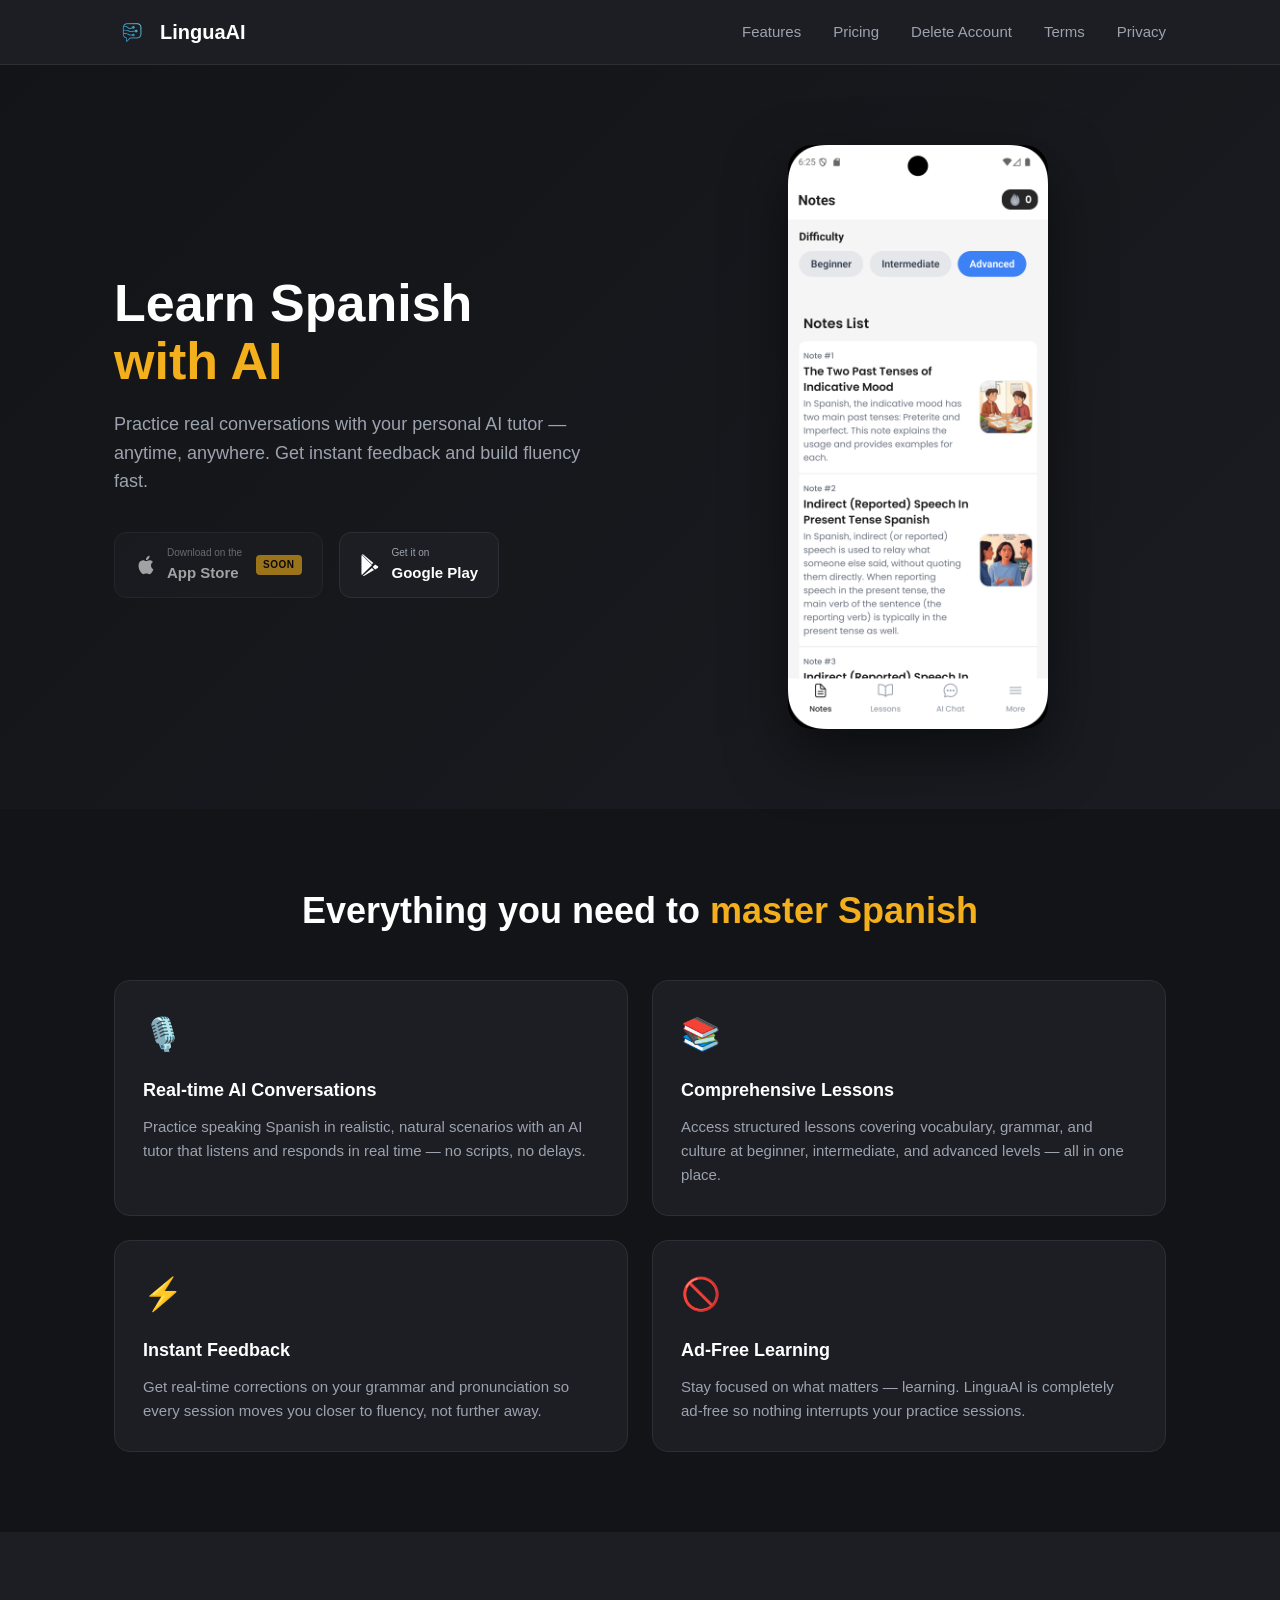
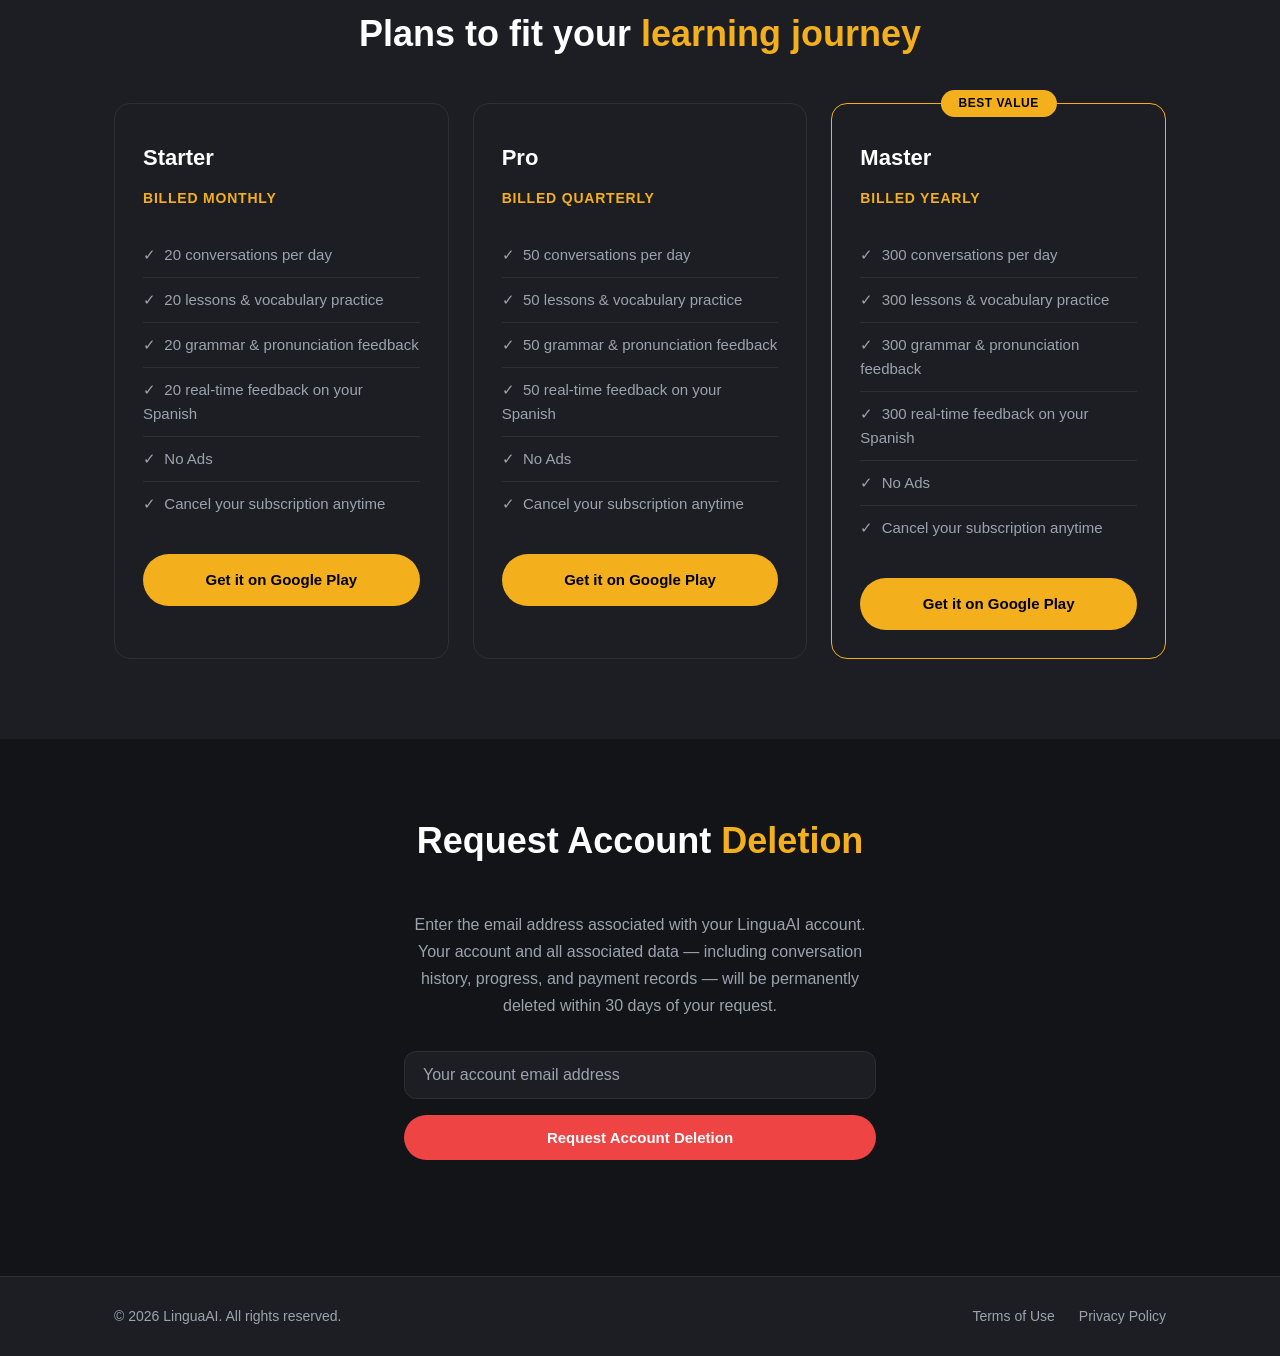
<file: index.html>
<!DOCTYPE html>
<html lang="en">
<head>
  <meta charset="UTF-8" />
  <meta name="viewport" content="width=device-width, initial-scale=1.0" />
  <meta name="description" content="LinguaAI — Learn Spanish with your personal AI tutor. Real-time voice conversations, structured lessons, and instant feedback." />
  <title>LinguaAI — Learn Spanish with AI</title>
  <link rel="icon" href="assets/icon.png" type="image/png" />
  <link rel="stylesheet" href="styles.css" />
</head>
<body>

  <!-- NAV -->
  <nav class="nav">
    <div class="nav-inner">
      <a class="nav-brand" href="index.html">
        <img src="assets/icon.png" alt="LinguaAI" class="nav-logo" />
        <span>LinguaAI</span>
      </a>
      <button class="nav-hamburger" id="hamburger" aria-label="Toggle navigation">&#9776;</button>
      <ul class="nav-links" id="nav-links">
        <li><a href="#features">Features</a></li>
        <li><a href="#pricing">Pricing</a></li>
        <li><a href="#delete-account">Delete Account</a></li>
        <li><a href="terms.html">Terms</a></li>
        <li><a href="privacy.html">Privacy</a></li>
      </ul>
    </div>
  </nav>

  <!-- HERO -->
  <section class="hero" id="home">
    <div class="container hero-inner">
      <div class="hero-text">
        <h1>Learn Spanish<br /><span class="accent">with AI</span></h1>
        <p class="hero-sub">
          Practice real conversations with your personal AI tutor — anytime, anywhere. Get instant feedback and build fluency fast.
        </p>
        <div class="store-buttons">
          <a class="btn-store disabled" href="#" aria-disabled="true" tabindex="-1">
            <svg viewBox="0 0 24 24" fill="currentColor" aria-hidden="true">
              <path d="M18.71 19.5c-.83 1.24-1.71 2.45-3.05 2.47-1.34.03-1.77-.79-3.29-.79-1.53 0-2 .77-3.27.82-1.31.05-2.3-1.32-3.14-2.53C4.25 17 2.94 12.45 4.7 9.39c.87-1.52 2.43-2.48 4.12-2.51 1.28-.02 2.5.87 3.29.87.78 0 2.26-1.07 3.8-.91.65.03 2.47.26 3.64 1.98-.09.06-2.17 1.28-2.15 3.81.03 3.02 2.65 4.03 2.68 4.04-.03.07-.42 1.44-1.38 2.83M13 3.5c.73-.83 1.94-1.46 2.94-1.5.13 1.17-.34 2.35-1.04 3.19-.69.85-1.83 1.51-2.95 1.42-.15-1.15.41-2.35 1.05-3.11z"/>
            </svg>
            <span class="store-label">
              <small>Download on the</small>
              <strong>App Store</strong>
            </span>
            <span class="coming-soon">Soon</span>
          </a>
          <a class="btn-store" href="https://play.google.com/store/apps/details?id=com.linguaaija.app" target="_blank" rel="noopener noreferrer">
            <svg viewBox="0 0 24 24" fill="currentColor" aria-hidden="true">
              <path d="M3.18 23.76c.3.17.64.24.99.2l.09-.05 11.04-6.37-2.38-2.38-9.74 8.6zm16.11-10.51L16.5 11.5l-2.72 2.72 2.71 2.71 2.81-1.62c.8-.46.8-1.83-.01-2.36zM2.05 1.05C1.77 1.35 1.6 1.8 1.6 2.38v19.25c0 .58.17 1.03.46 1.33l.07.06 10.79-10.79v-.25L2.05 1.05zm12.56 8.74L3.27.37 3.18.42C2.84.38 2.5.45 2.2.62l10.69 10.69 1.72-1.52z"/>
            </svg>
            <span class="store-label">
              <small>Get it on</small>
              <strong>Google Play</strong>
            </span>
          </a>
        </div>
      </div>
      <div class="hero-image">
        <img src="assets/screenshots/screenshot-1.png" alt="LinguaAI app screenshot showing AI conversation interface" />
      </div>
    </div>
  </section>

  <!-- FEATURES -->
  <section class="features section" id="features">
    <div class="container">
      <h2 class="section-title">Everything you need to <span class="accent">master Spanish</span></h2>
      <div class="features-grid">
        <div class="card">
          <div class="card-icon">🎙️</div>
          <h3>Real-time AI Conversations</h3>
          <p>Practice speaking Spanish in realistic, natural scenarios with an AI tutor that listens and responds in real time — no scripts, no delays.</p>
        </div>
        <div class="card">
          <div class="card-icon">📚</div>
          <h3>Comprehensive Lessons</h3>
          <p>Access structured lessons covering vocabulary, grammar, and culture at beginner, intermediate, and advanced levels — all in one place.</p>
        </div>
        <div class="card">
          <div class="card-icon">⚡</div>
          <h3>Instant Feedback</h3>
          <p>Get real-time corrections on your grammar and pronunciation so every session moves you closer to fluency, not further away.</p>
        </div>
        <div class="card">
          <div class="card-icon">🚫</div>
          <h3>Ad-Free Learning</h3>
          <p>Stay focused on what matters — learning. LinguaAI is completely ad-free so nothing interrupts your practice sessions.</p>
        </div>
      </div>
    </div>
  </section>

  <!-- PRICING -->
  <section class="pricing section" id="pricing">
    <div class="container">
      <h2 class="section-title">Plans to fit your <span class="accent">learning journey</span></h2>
      <div class="pricing-cards">

        <!-- STARTER -->
        <div class="card pricing-card">
          <h3>Starter</h3>
          <div class="price-period">Billed Monthly</div>
          <ul class="feature-list">
            <li>✓ &nbsp;20 conversations per day</li>
            <li>✓ &nbsp;20 lessons &amp; vocabulary practice</li>
            <li>✓ &nbsp;20 grammar &amp; pronunciation feedback</li>
            <li>✓ &nbsp;20 real-time feedback on your Spanish</li>
            <li>✓ &nbsp;No Ads</li>
            <li>✓ &nbsp;Cancel your subscription anytime</li>
          </ul>
          <a class="btn btn-primary" href="https://play.google.com/store/apps/details?id=com.linguaaija.app" target="_blank" rel="noopener noreferrer">
            Get it on Google Play
          </a>
        </div>

        <!-- PRO -->
        <div class="card pricing-card">
          <h3>Pro</h3>
          <div class="price-period">Billed Quarterly</div>
          <ul class="feature-list">
            <li>✓ &nbsp;50 conversations per day</li>
            <li>✓ &nbsp;50 lessons &amp; vocabulary practice</li>
            <li>✓ &nbsp;50 grammar &amp; pronunciation feedback</li>
            <li>✓ &nbsp;50 real-time feedback on your Spanish</li>
            <li>✓ &nbsp;No Ads</li>
            <li>✓ &nbsp;Cancel your subscription anytime</li>
          </ul>
          <a class="btn btn-primary" href="https://play.google.com/store/apps/details?id=com.linguaaija.app" target="_blank" rel="noopener noreferrer">
            Get it on Google Play
          </a>
        </div>

        <!-- MASTER -->
        <div class="card pricing-card featured">
          <div class="featured-badge">Best Value</div>
          <h3>Master</h3>
          <div class="price-period">Billed Yearly</div>
          <ul class="feature-list">
            <li>✓ &nbsp;300 conversations per day</li>
            <li>✓ &nbsp;300 lessons &amp; vocabulary practice</li>
            <li>✓ &nbsp;300 grammar &amp; pronunciation feedback</li>
            <li>✓ &nbsp;300 real-time feedback on your Spanish</li>
            <li>✓ &nbsp;No Ads</li>
            <li>✓ &nbsp;Cancel your subscription anytime</li>
          </ul>
          <a class="btn btn-primary" href="https://play.google.com/store/apps/details?id=com.linguaaija.app" target="_blank" rel="noopener noreferrer">
            Get it on Google Play
          </a>
        </div>

      </div>
    </div>
  </section>

  <!-- DELETE ACCOUNT -->
  <section class="delete-account section" id="delete-account">
    <div class="container delete-inner">
      <h2 class="section-title">Request Account <span class="accent">Deletion</span></h2>
      <p class="delete-sub">
        Enter the email address associated with your LinguaAI account. Your account and all associated data — including conversation history, progress, and payment records — will be permanently deleted within 30 days of your request.
      </p>
      <form class="delete-form" id="delete-form" novalidate>
        <input
          type="email"
          id="email"
          name="email"
          placeholder="Your account email address"
          class="form-input"
          required
          autocomplete="email"
        />
        <button type="submit" class="btn btn-danger" id="submit-btn">
          Request Account Deletion
        </button>
        <div id="form-message" class="form-message" role="alert" aria-live="polite"></div>
      </form>
    </div>
  </section>

  <!-- FOOTER -->
  <footer class="footer">
    <div class="container footer-inner">
      <p>&copy; 2026 LinguaAI. All rights reserved.</p>
      <div class="footer-links">
        <a href="terms.html">Terms of Use</a>
        <a href="privacy.html">Privacy Policy</a>
      </div>
    </div>
  </footer>

  <script src="https://www.google.com/recaptcha/api.js?render=6LdZYL4sAAAAAPjYYkjU3W5v4h1ZeL_mURCwB_Of"></script>
  <script src="delete-account.js"></script>
  <script>
    document.getElementById('hamburger').addEventListener('click', function () {
      document.getElementById('nav-links').classList.toggle('open');
    });
  </script>

</body>
</html>
</file>
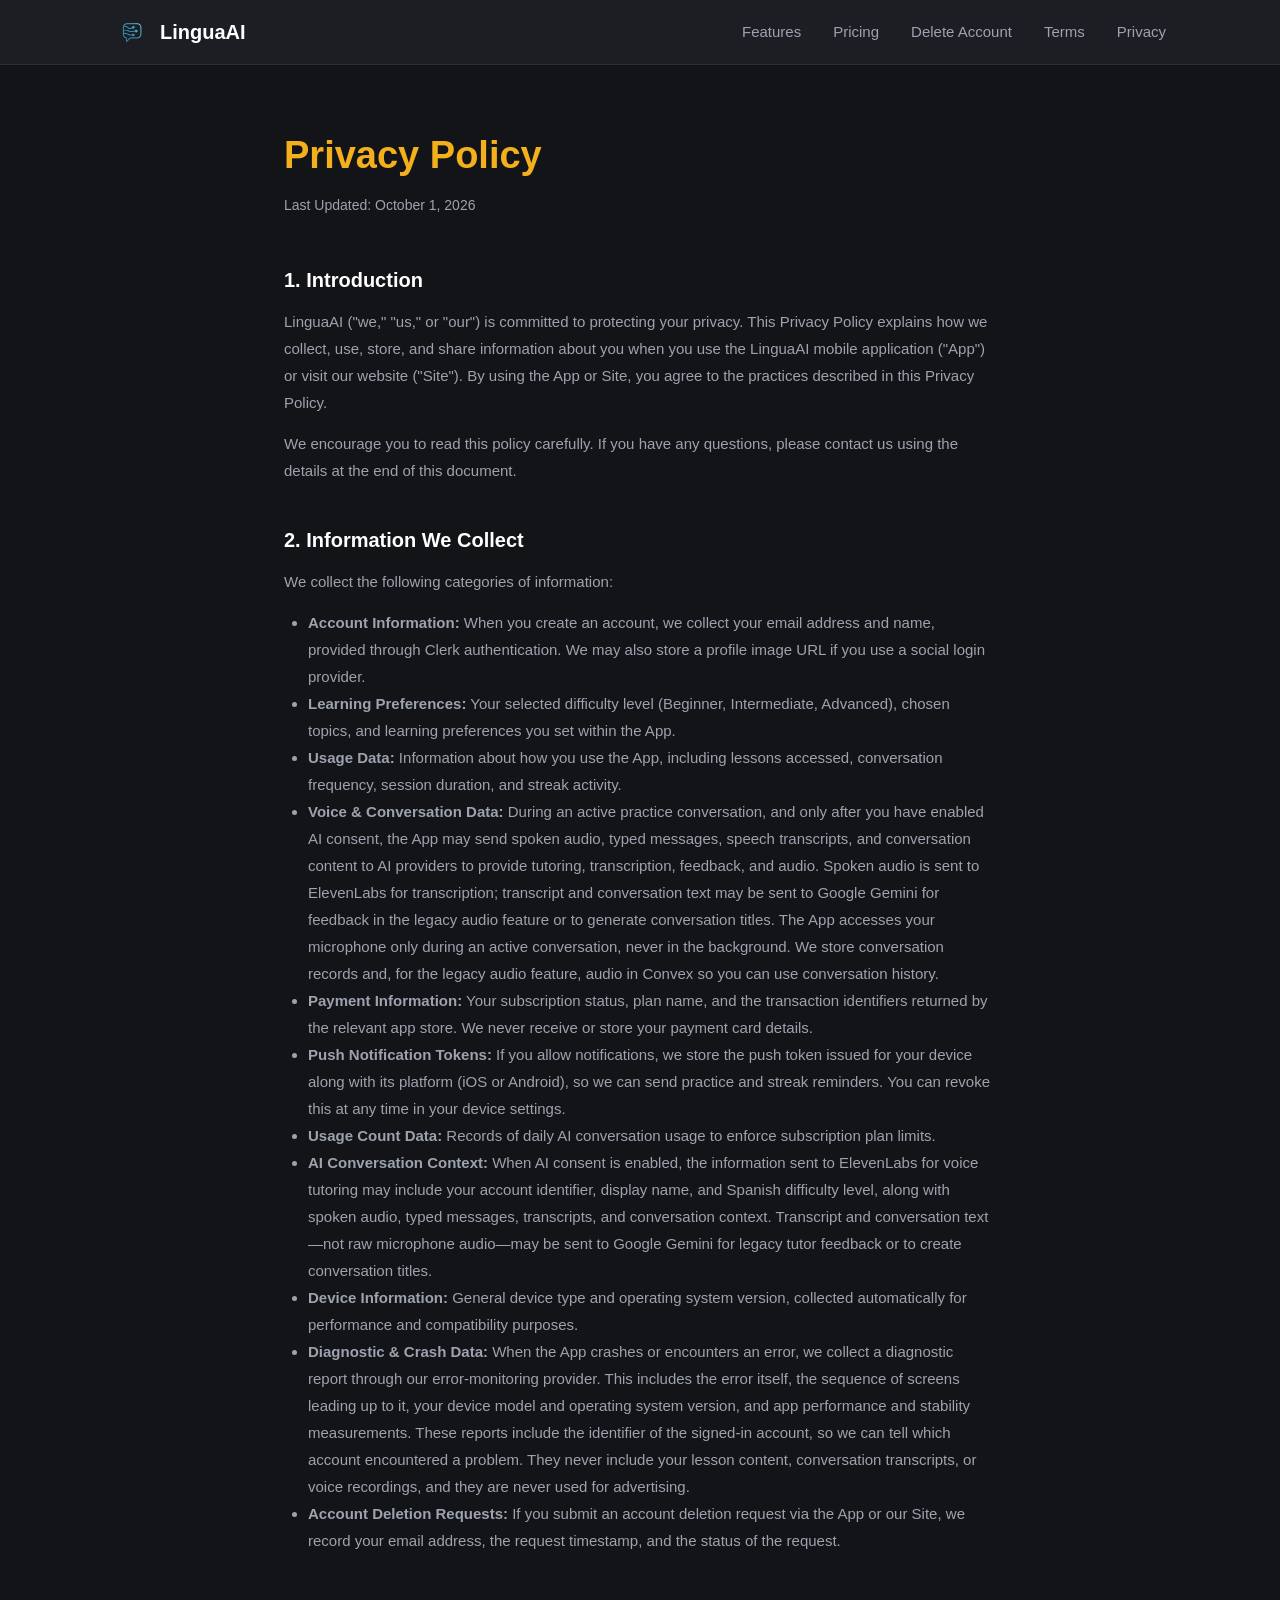
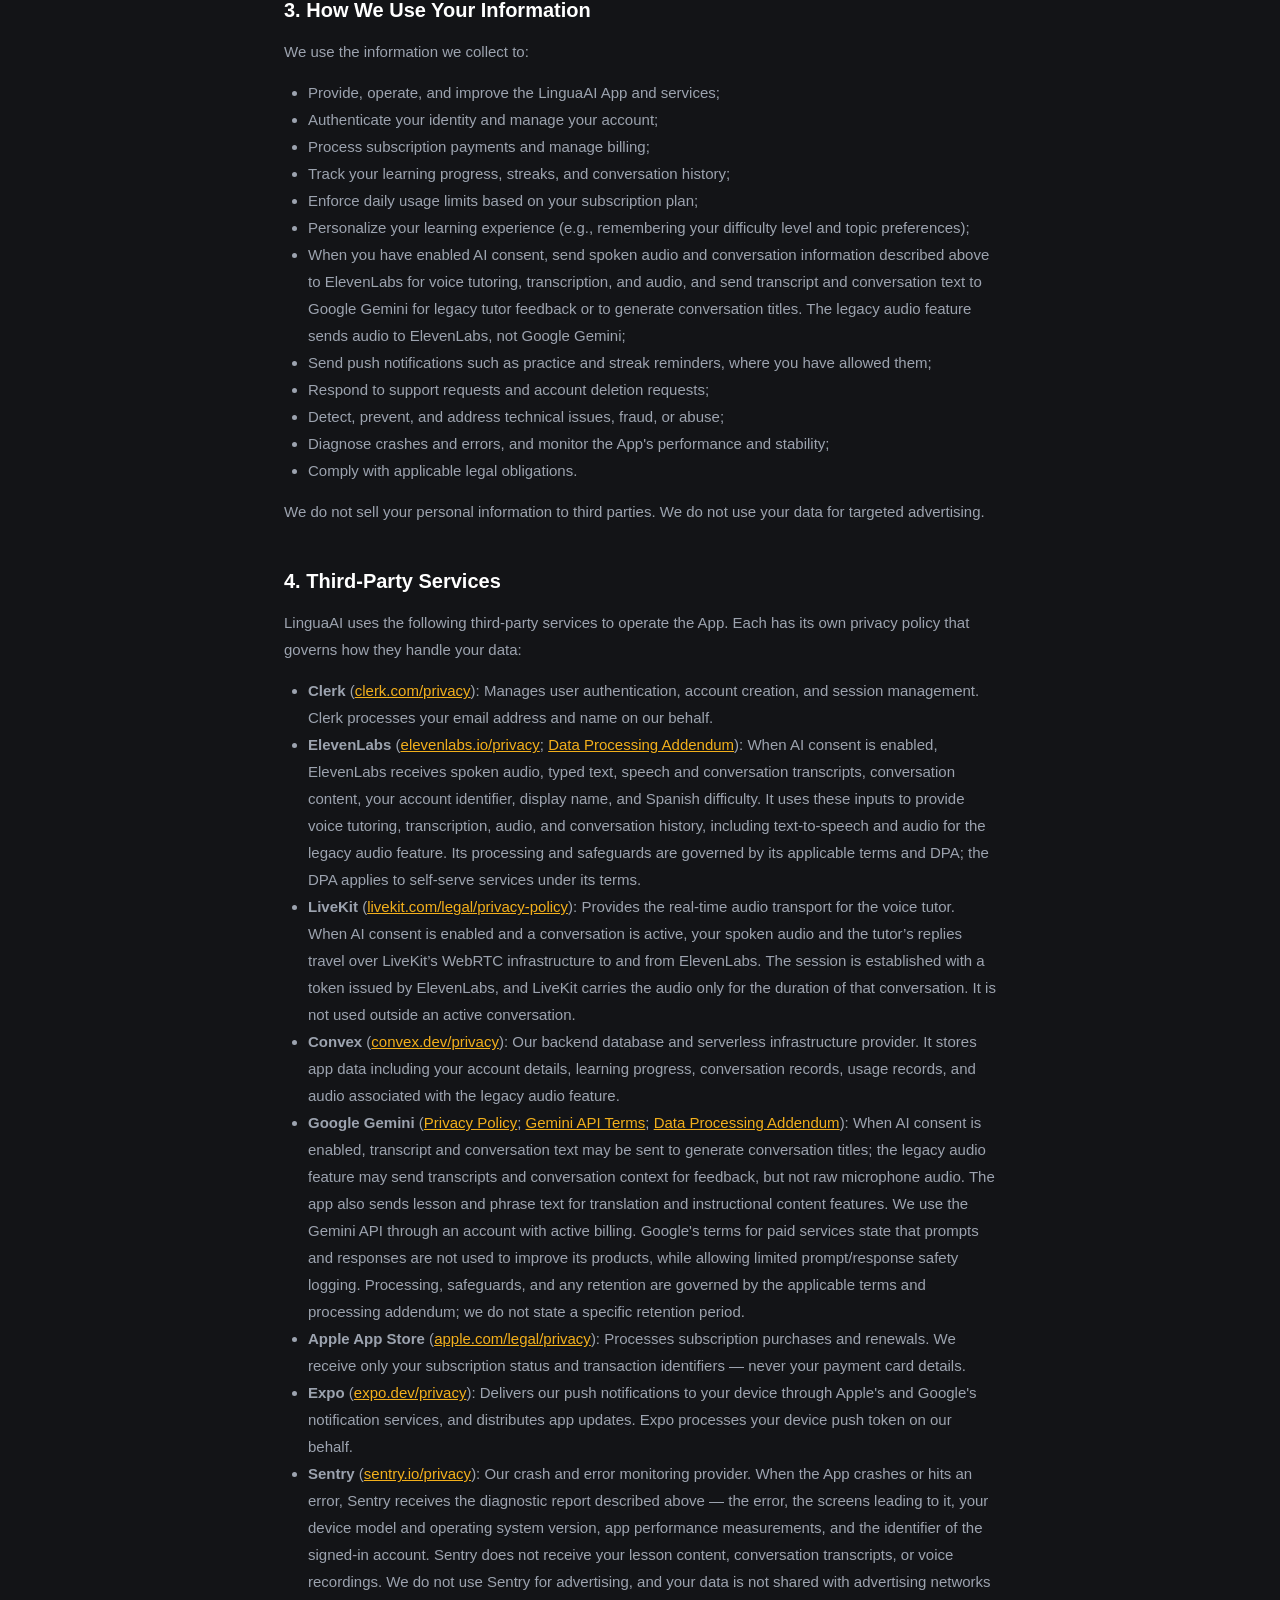
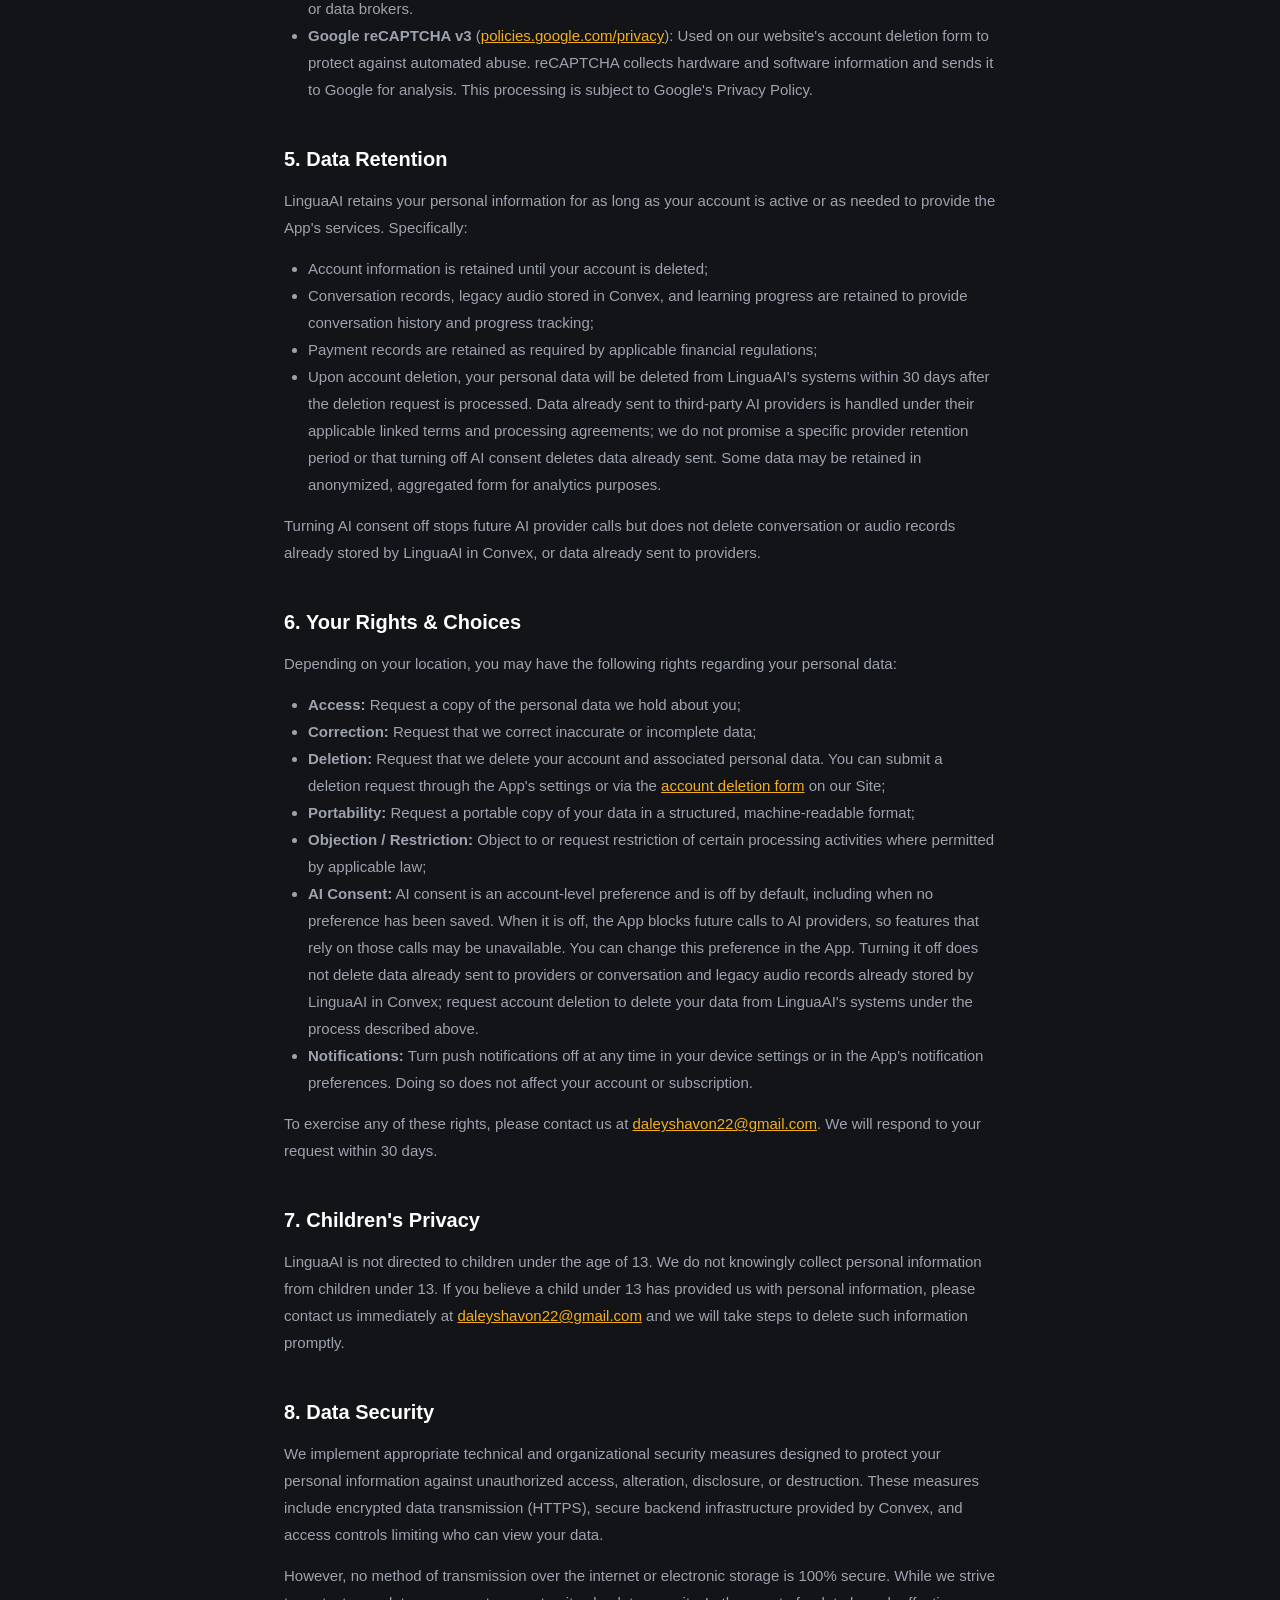
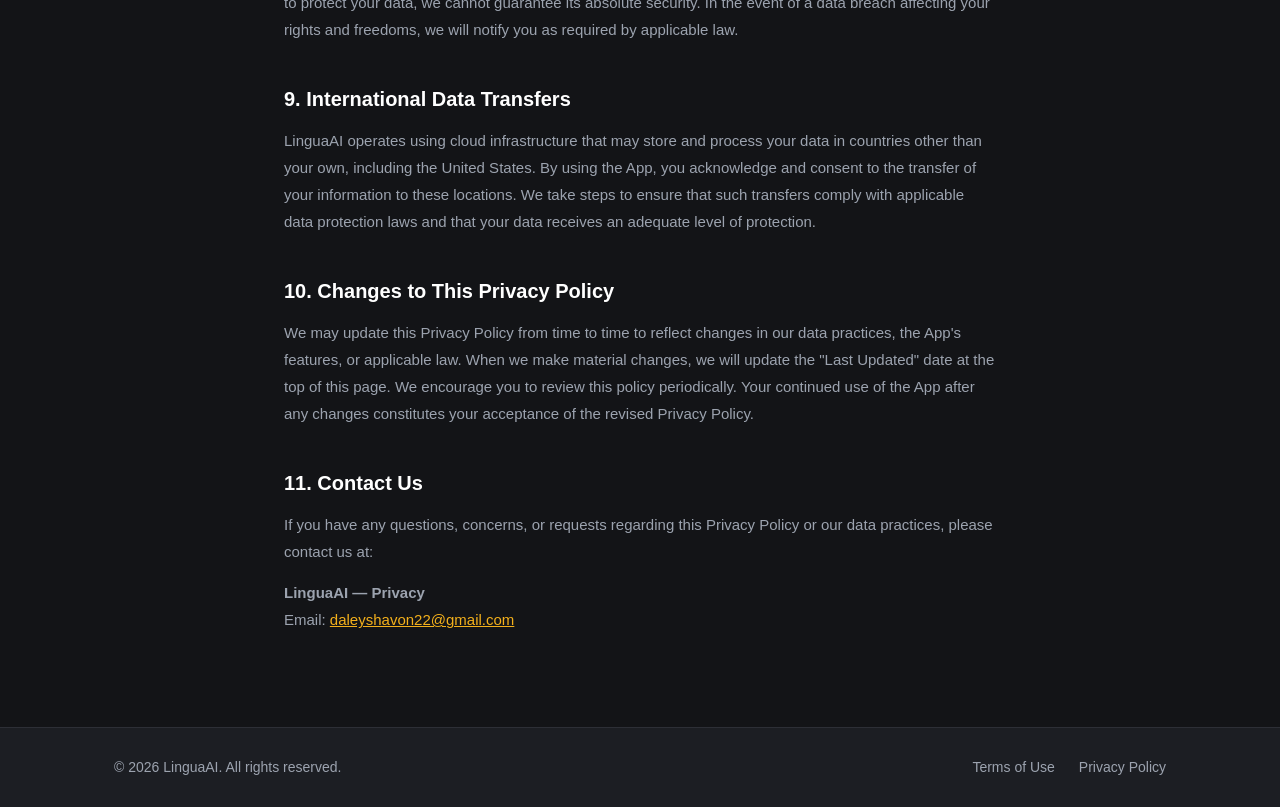
<file: privacy.html>
<!DOCTYPE html>
<html lang="en">
<head>
  <meta charset="UTF-8" />
  <meta name="viewport" content="width=device-width, initial-scale=1.0" />
  <title>Privacy Policy — LinguaAI</title>
  <link rel="icon" href="assets/icon.png" type="image/png" />
  <link rel="stylesheet" href="styles.css" />
</head>
<body>

  <nav class="nav">
    <div class="nav-inner">
      <a class="nav-brand" href="index.html">
        <img src="assets/icon.png" alt="LinguaAI" class="nav-logo" />
        <span>LinguaAI</span>
      </a>
      <button class="nav-hamburger" id="hamburger" aria-label="Toggle navigation">&#9776;</button>
      <ul class="nav-links" id="nav-links">
        <li><a href="index.html#features">Features</a></li>
        <li><a href="index.html#pricing">Pricing</a></li>
        <li><a href="index.html#delete-account">Delete Account</a></li>
        <li><a href="terms.html">Terms</a></li>
        <li><a href="privacy.html">Privacy</a></li>
      </ul>
    </div>
  </nav>

  <main class="legal-content">
    <h1>Privacy Policy</h1>
    <span class="last-updated">Last Updated: October 1, 2026</span>

    <h2>1. Introduction</h2>
    <p>LinguaAI ("we," "us," or "our") is committed to protecting your privacy. This Privacy Policy explains how we collect, use, store, and share information about you when you use the LinguaAI mobile application ("App") or visit our website ("Site"). By using the App or Site, you agree to the practices described in this Privacy Policy.</p>
    <p>We encourage you to read this policy carefully. If you have any questions, please contact us using the details at the end of this document.</p>

    <h2>2. Information We Collect</h2>
    <p>We collect the following categories of information:</p>
    <ul>
      <li><strong>Account Information:</strong> When you create an account, we collect your email address and name, provided through Clerk authentication. We may also store a profile image URL if you use a social login provider.</li>
      <li><strong>Learning Preferences:</strong> Your selected difficulty level (Beginner, Intermediate, Advanced), chosen topics, and learning preferences you set within the App.</li>
      <li><strong>Usage Data:</strong> Information about how you use the App, including lessons accessed, conversation frequency, session duration, and streak activity.</li>
      <li><strong>Voice &amp; Conversation Data:</strong> During an active practice conversation, and only after you have enabled AI consent, the App may send spoken audio, typed messages, speech transcripts, and conversation content to AI providers to provide tutoring, transcription, feedback, and audio. Spoken audio is sent to ElevenLabs for transcription; transcript and conversation text may be sent to Google Gemini for feedback in the legacy audio feature or to generate conversation titles. The App accesses your microphone only during an active conversation, never in the background. We store conversation records and, for the legacy audio feature, audio in Convex so you can use conversation history.</li>
      <li><strong>Payment Information:</strong> Your subscription status, plan name, and the transaction identifiers returned by the relevant app store. We never receive or store your payment card details.</li>
      <li><strong>Push Notification Tokens:</strong> If you allow notifications, we store the push token issued for your device along with its platform (iOS or Android), so we can send practice and streak reminders. You can revoke this at any time in your device settings.</li>
      <li><strong>Usage Count Data:</strong> Records of daily AI conversation usage to enforce subscription plan limits.</li>
      <li><strong>AI Conversation Context:</strong> When AI consent is enabled, the information sent to ElevenLabs for voice tutoring may include your account identifier, display name, and Spanish difficulty level, along with spoken audio, typed messages, transcripts, and conversation context. Transcript and conversation text—not raw microphone audio—may be sent to Google Gemini for legacy tutor feedback or to create conversation titles.</li>
      <li><strong>Device Information:</strong> General device type and operating system version, collected automatically for performance and compatibility purposes.</li>
      <li><strong>Diagnostic &amp; Crash Data:</strong> When the App crashes or encounters an error, we collect a diagnostic report through our error-monitoring provider. This includes the error itself, the sequence of screens leading up to it, your device model and operating system version, and app performance and stability measurements. These reports include the identifier of the signed-in account, so we can tell which account encountered a problem. They never include your lesson content, conversation transcripts, or voice recordings, and they are never used for advertising.</li>
      <li><strong>Account Deletion Requests:</strong> If you submit an account deletion request via the App or our Site, we record your email address, the request timestamp, and the status of the request.</li>
    </ul>

    <h2>3. How We Use Your Information</h2>
    <p>We use the information we collect to:</p>
    <ul>
      <li>Provide, operate, and improve the LinguaAI App and services;</li>
      <li>Authenticate your identity and manage your account;</li>
      <li>Process subscription payments and manage billing;</li>
      <li>Track your learning progress, streaks, and conversation history;</li>
      <li>Enforce daily usage limits based on your subscription plan;</li>
      <li>Personalize your learning experience (e.g., remembering your difficulty level and topic preferences);</li>
      <li>When you have enabled AI consent, send spoken audio and conversation information described above to ElevenLabs for voice tutoring, transcription, and audio, and send transcript and conversation text to Google Gemini for legacy tutor feedback or to generate conversation titles. The legacy audio feature sends audio to ElevenLabs, not Google Gemini;</li>
      <li>Send push notifications such as practice and streak reminders, where you have allowed them;</li>
      <li>Respond to support requests and account deletion requests;</li>
      <li>Detect, prevent, and address technical issues, fraud, or abuse;</li>
      <li>Diagnose crashes and errors, and monitor the App's performance and stability;</li>
      <li>Comply with applicable legal obligations.</li>
    </ul>
    <p>We do not sell your personal information to third parties. We do not use your data for targeted advertising.</p>

    <h2>4. Third-Party Services</h2>
    <p>LinguaAI uses the following third-party services to operate the App. Each has its own privacy policy that governs how they handle your data:</p>
    <ul>
      <li>
        <strong>Clerk</strong> (<a href="https://clerk.com/privacy" target="_blank" rel="noopener noreferrer">clerk.com/privacy</a>): Manages user authentication, account creation, and session management. Clerk processes your email address and name on our behalf.
      </li>
      <li>
        <strong>ElevenLabs</strong> (<a href="https://elevenlabs.io/privacy" target="_blank" rel="noopener noreferrer">elevenlabs.io/privacy</a>; <a href="https://elevenlabs.io/dpa" target="_blank" rel="noopener noreferrer">Data Processing Addendum</a>): When AI consent is enabled, ElevenLabs receives spoken audio, typed text, speech and conversation transcripts, conversation content, your account identifier, display name, and Spanish difficulty. It uses these inputs to provide voice tutoring, transcription, audio, and conversation history, including text-to-speech and audio for the legacy audio feature. Its processing and safeguards are governed by its applicable terms and DPA; the DPA applies to self-serve services under its terms.
      </li>
      <li>
        <strong>LiveKit</strong> (<a href="https://livekit.com/legal/privacy-policy" target="_blank" rel="noopener noreferrer">livekit.com/legal/privacy-policy</a>): Provides the real-time audio transport for the voice tutor. When AI consent is enabled and a conversation is active, your spoken audio and the tutor&rsquo;s replies travel over LiveKit&rsquo;s WebRTC infrastructure to and from ElevenLabs. The session is established with a token issued by ElevenLabs, and LiveKit carries the audio only for the duration of that conversation. It is not used outside an active conversation.
      </li>
      <li>
        <strong>Convex</strong> (<a href="https://www.convex.dev/privacy" target="_blank" rel="noopener noreferrer">convex.dev/privacy</a>): Our backend database and serverless infrastructure provider. It stores app data including your account details, learning progress, conversation records, usage records, and audio associated with the legacy audio feature.
      </li>
      <li>
        <strong>Google Gemini</strong> (<a href="https://policies.google.com/privacy" target="_blank" rel="noopener noreferrer">Privacy Policy</a>; <a href="https://ai.google.dev/gemini-api/terms" target="_blank" rel="noopener noreferrer">Gemini API Terms</a>; <a href="https://cloud.google.com/terms/data-processing-addendum" target="_blank" rel="noopener noreferrer">Data Processing Addendum</a>): When AI consent is enabled, transcript and conversation text may be sent to generate conversation titles; the legacy audio feature may send transcripts and conversation context for feedback, but not raw microphone audio. The app also sends lesson and phrase text for translation and instructional content features. We use the Gemini API through an account with active billing. Google's terms for paid services state that prompts and responses are not used to improve its products, while allowing limited prompt/response safety logging. Processing, safeguards, and any retention are governed by the applicable terms and processing addendum; we do not state a specific retention period.
      </li>
      <li>
        <strong>Apple App Store</strong> (<a href="https://www.apple.com/legal/privacy/" target="_blank" rel="noopener noreferrer">apple.com/legal/privacy</a>): Processes subscription purchases and renewals. We receive only your subscription status and transaction identifiers — never your payment card details.
      </li>
      <li>
        <strong>Expo</strong> (<a href="https://expo.dev/privacy" target="_blank" rel="noopener noreferrer">expo.dev/privacy</a>): Delivers our push notifications to your device through Apple's and Google's notification services, and distributes app updates. Expo processes your device push token on our behalf.
      </li>
      <li>
        <strong>Sentry</strong> (<a href="https://sentry.io/privacy/" target="_blank" rel="noopener noreferrer">sentry.io/privacy</a>): Our crash and error monitoring provider. When the App crashes or hits an error, Sentry receives the diagnostic report described above — the error, the screens leading to it, your device model and operating system version, app performance measurements, and the identifier of the signed-in account. Sentry does not receive your lesson content, conversation transcripts, or voice recordings. We do not use Sentry for advertising, and your data is not shared with advertising networks or data brokers.
      </li>
      <li>
        <strong>Google reCAPTCHA v3</strong> (<a href="https://policies.google.com/privacy" target="_blank" rel="noopener noreferrer">policies.google.com/privacy</a>): Used on our website's account deletion form to protect against automated abuse. reCAPTCHA collects hardware and software information and sends it to Google for analysis. This processing is subject to Google's Privacy Policy.
      </li>
    </ul>

    <h2>5. Data Retention</h2>
    <p>LinguaAI retains your personal information for as long as your account is active or as needed to provide the App's services. Specifically:</p>
    <ul>
      <li>Account information is retained until your account is deleted;</li>
      <li>Conversation records, legacy audio stored in Convex, and learning progress are retained to provide conversation history and progress tracking;</li>
      <li>Payment records are retained as required by applicable financial regulations;</li>
      <li>Upon account deletion, your personal data will be deleted from LinguaAI's systems within 30 days after the deletion request is processed. Data already sent to third-party AI providers is handled under their applicable linked terms and processing agreements; we do not promise a specific provider retention period or that turning off AI consent deletes data already sent. Some data may be retained in anonymized, aggregated form for analytics purposes.</li>
    </ul>
    <p>Turning AI consent off stops future AI provider calls but does not delete conversation or audio records already stored by LinguaAI in Convex, or data already sent to providers.</p>

    <h2>6. Your Rights &amp; Choices</h2>
    <p>Depending on your location, you may have the following rights regarding your personal data:</p>
    <ul>
      <li><strong>Access:</strong> Request a copy of the personal data we hold about you;</li>
      <li><strong>Correction:</strong> Request that we correct inaccurate or incomplete data;</li>
      <li><strong>Deletion:</strong> Request that we delete your account and associated personal data. You can submit a deletion request through the App's settings or via the <a href="index.html#delete-account">account deletion form</a> on our Site;</li>
      <li><strong>Portability:</strong> Request a portable copy of your data in a structured, machine-readable format;</li>
      <li><strong>Objection / Restriction:</strong> Object to or request restriction of certain processing activities where permitted by applicable law;</li>
      <li><strong>AI Consent:</strong> AI consent is an account-level preference and is off by default, including when no preference has been saved. When it is off, the App blocks future calls to AI providers, so features that rely on those calls may be unavailable. You can change this preference in the App. Turning it off does not delete data already sent to providers or conversation and legacy audio records already stored by LinguaAI in Convex; request account deletion to delete your data from LinguaAI's systems under the process described above.</li>
      <li><strong>Notifications:</strong> Turn push notifications off at any time in your device settings or in the App's notification preferences. Doing so does not affect your account or subscription.</li>
    </ul>
    <p>To exercise any of these rights, please contact us at <a href="mailto:daleyshavon22@gmail.com">daleyshavon22@gmail.com</a>. We will respond to your request within 30 days.</p>

    <h2>7. Children's Privacy</h2>
    <p>LinguaAI is not directed to children under the age of 13. We do not knowingly collect personal information from children under 13. If you believe a child under 13 has provided us with personal information, please contact us immediately at <a href="mailto:daleyshavon22@gmail.com">daleyshavon22@gmail.com</a> and we will take steps to delete such information promptly.</p>

    <h2>8. Data Security</h2>
    <p>We implement appropriate technical and organizational security measures designed to protect your personal information against unauthorized access, alteration, disclosure, or destruction. These measures include encrypted data transmission (HTTPS), secure backend infrastructure provided by Convex, and access controls limiting who can view your data.</p>
    <p>However, no method of transmission over the internet or electronic storage is 100% secure. While we strive to protect your data, we cannot guarantee its absolute security. In the event of a data breach affecting your rights and freedoms, we will notify you as required by applicable law.</p>

    <h2>9. International Data Transfers</h2>
    <p>LinguaAI operates using cloud infrastructure that may store and process your data in countries other than your own, including the United States. By using the App, you acknowledge and consent to the transfer of your information to these locations. We take steps to ensure that such transfers comply with applicable data protection laws and that your data receives an adequate level of protection.</p>

    <h2>10. Changes to This Privacy Policy</h2>
    <p>We may update this Privacy Policy from time to time to reflect changes in our data practices, the App's features, or applicable law. When we make material changes, we will update the "Last Updated" date at the top of this page. We encourage you to review this policy periodically. Your continued use of the App after any changes constitutes your acceptance of the revised Privacy Policy.</p>

    <h2>11. Contact Us</h2>
    <p>If you have any questions, concerns, or requests regarding this Privacy Policy or our data practices, please contact us at:</p>
    <p>
      <strong>LinguaAI — Privacy</strong><br />
      Email: <a href="mailto:daleyshavon22@gmail.com">daleyshavon22@gmail.com</a>
    </p>
  </main>

  <footer class="footer">
    <div class="container footer-inner">
      <p>&copy; 2026 LinguaAI. All rights reserved.</p>
      <div class="footer-links">
        <a href="terms.html">Terms of Use</a>
        <a href="privacy.html">Privacy Policy</a>
      </div>
    </div>
  </footer>

  <script>
    document.getElementById('hamburger').addEventListener('click', function () {
      document.getElementById('nav-links').classList.toggle('open');
    });
  </script>
</body>
</html>
</file>
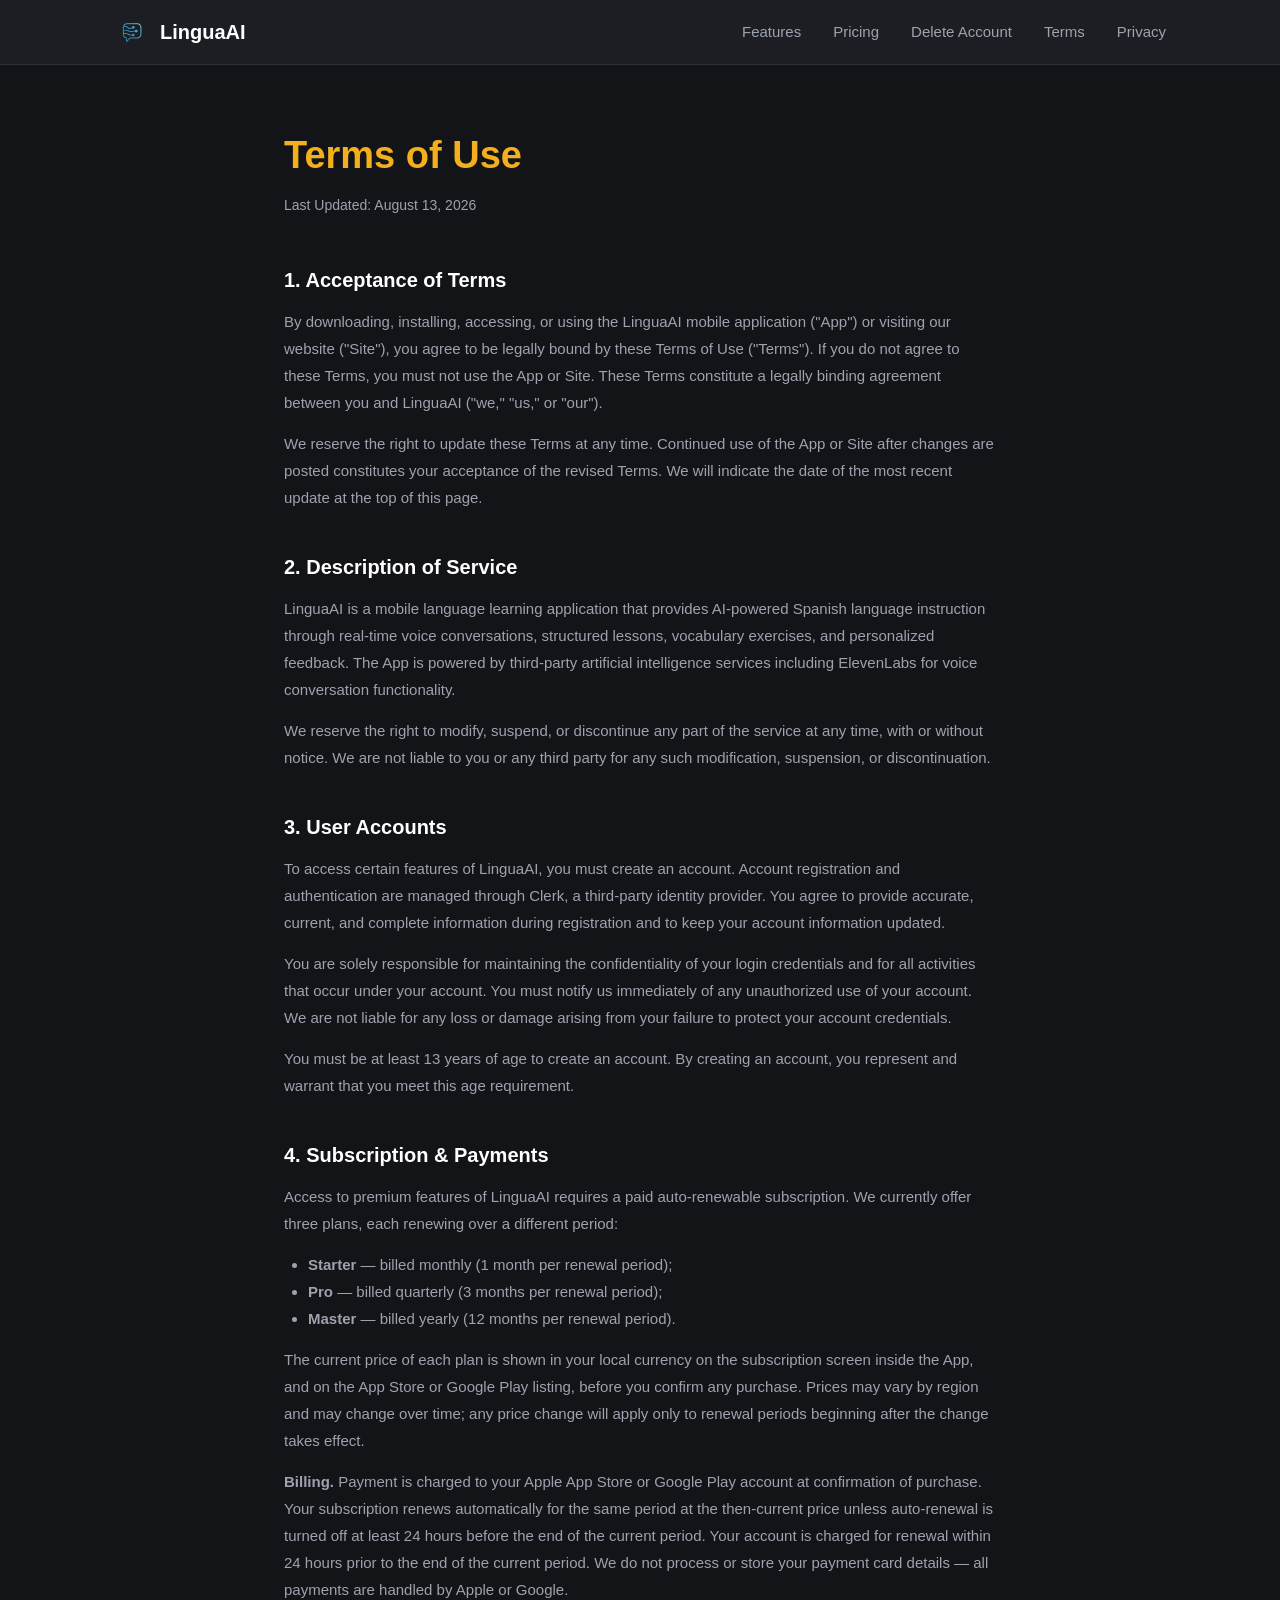
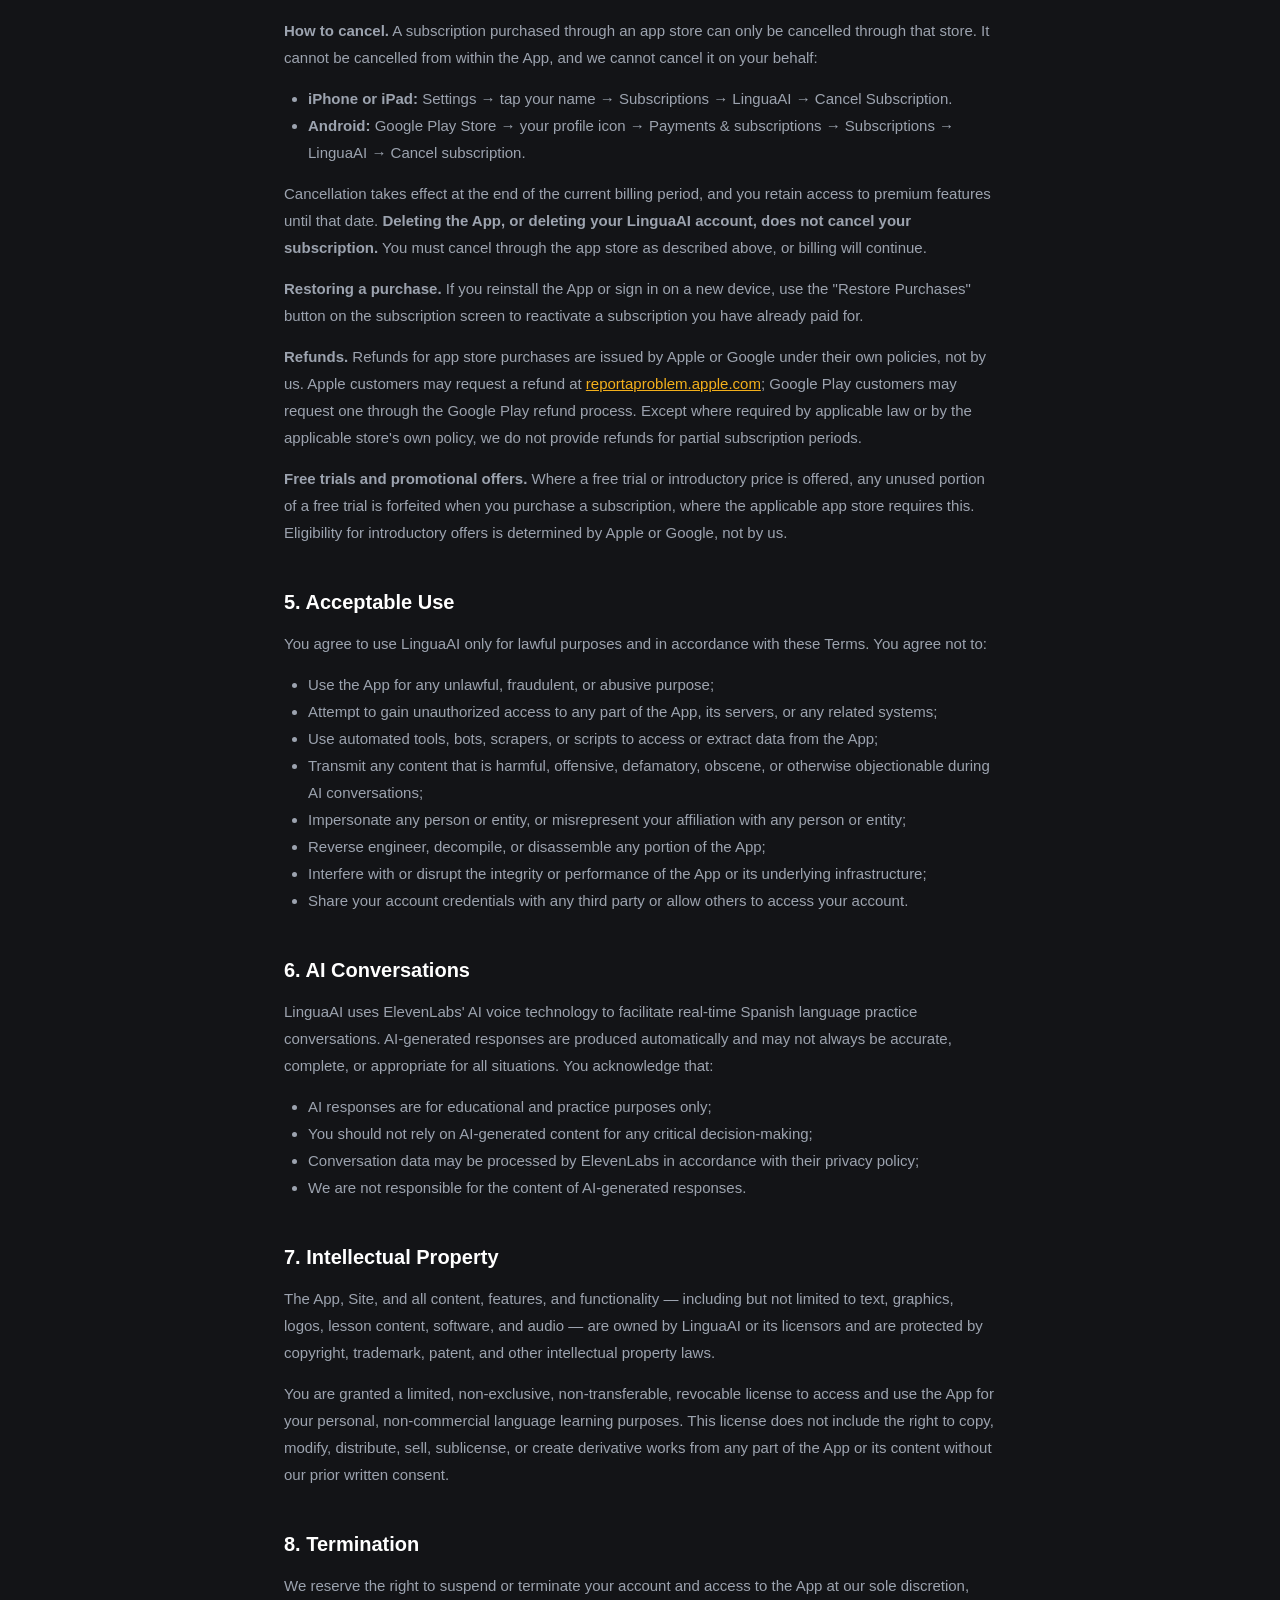
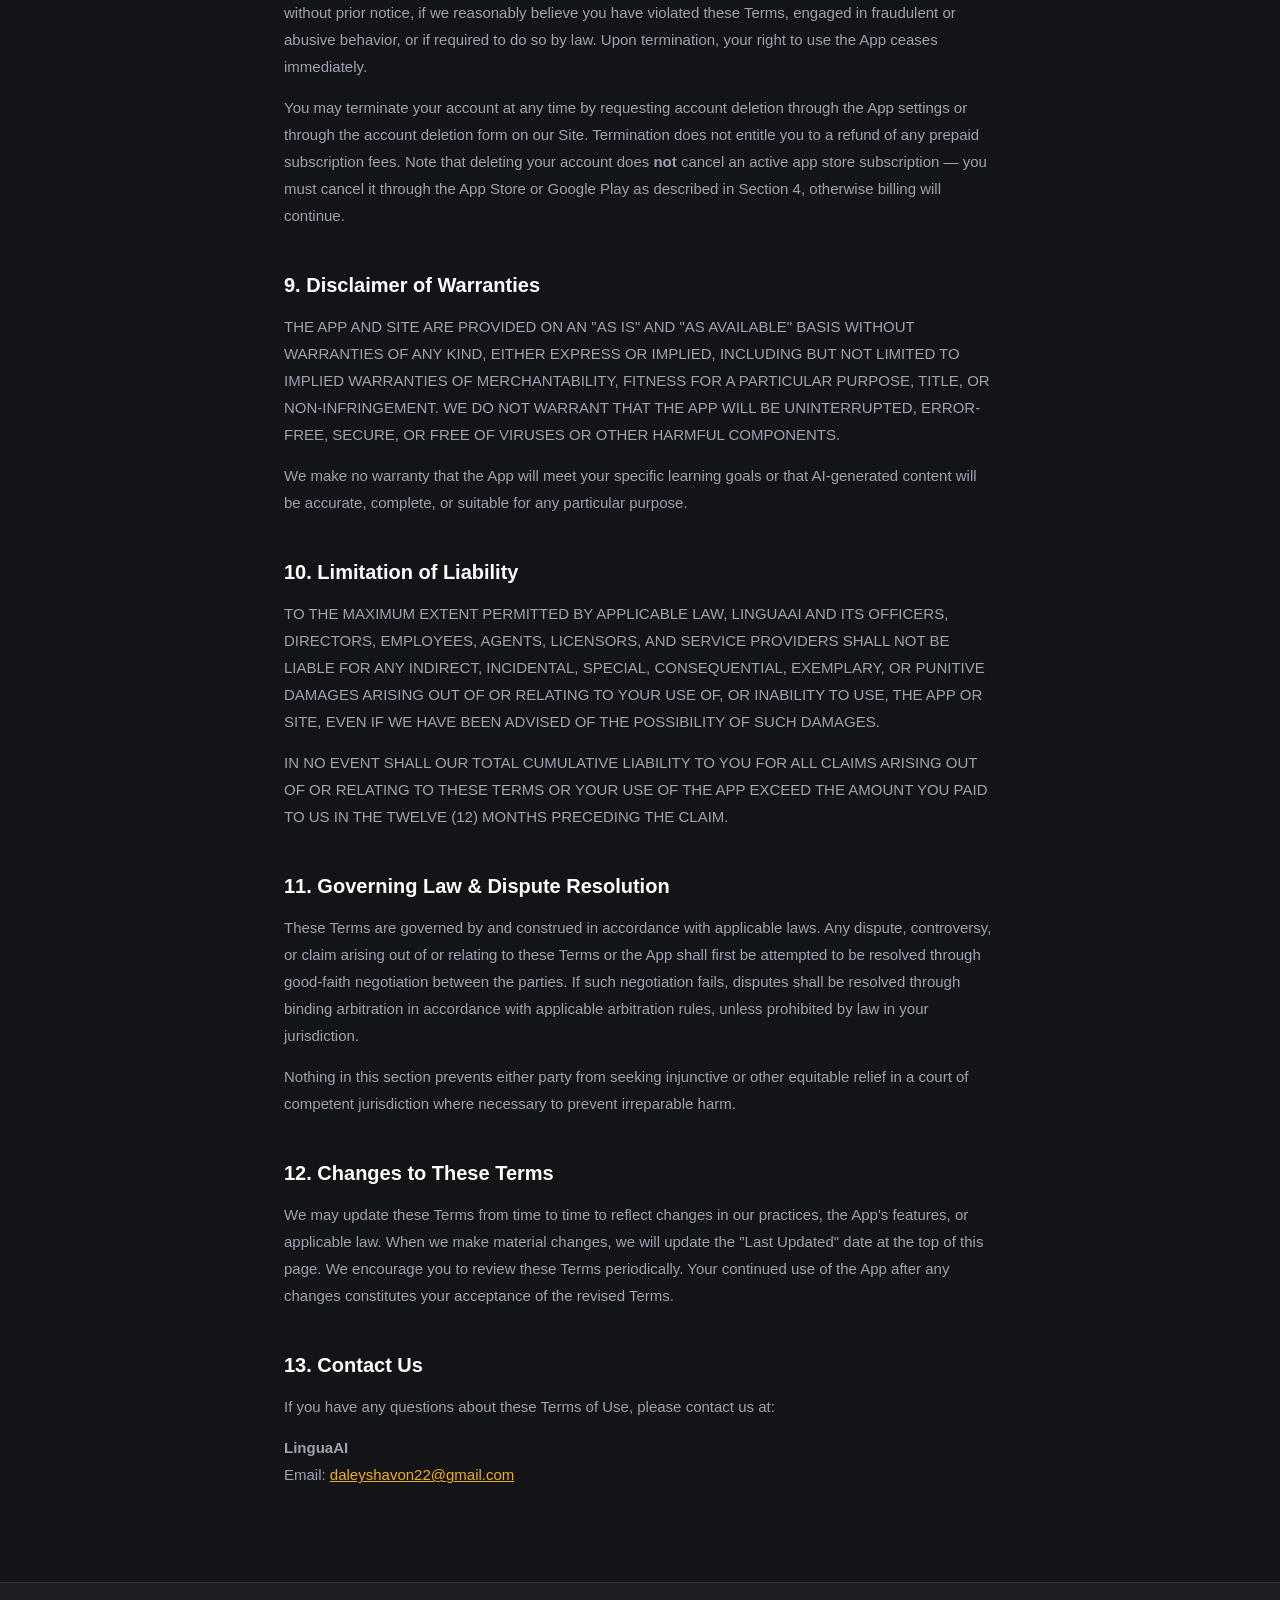
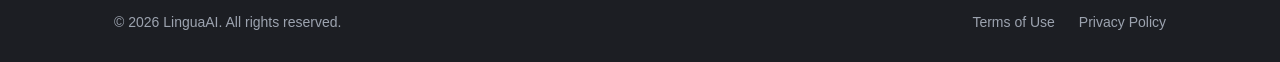
<file: terms.html>
<!DOCTYPE html>
<html lang="en">
<head>
  <meta charset="UTF-8" />
  <meta name="viewport" content="width=device-width, initial-scale=1.0" />
  <title>Terms of Use — LinguaAI</title>
  <link rel="icon" href="assets/icon.png" type="image/png" />
  <link rel="stylesheet" href="styles.css" />
</head>
<body>

  <nav class="nav">
    <div class="nav-inner">
      <a class="nav-brand" href="index.html">
        <img src="assets/icon.png" alt="LinguaAI" class="nav-logo" />
        <span>LinguaAI</span>
      </a>
      <button class="nav-hamburger" id="hamburger" aria-label="Toggle navigation">&#9776;</button>
      <ul class="nav-links" id="nav-links">
        <li><a href="index.html#features">Features</a></li>
        <li><a href="index.html#pricing">Pricing</a></li>
        <li><a href="index.html#delete-account">Delete Account</a></li>
        <li><a href="terms.html">Terms</a></li>
        <li><a href="privacy.html">Privacy</a></li>
      </ul>
    </div>
  </nav>

  <main class="legal-content">
    <h1>Terms of Use</h1>
    <span class="last-updated">Last Updated: August 13, 2026</span>

    <h2>1. Acceptance of Terms</h2>
    <p>By downloading, installing, accessing, or using the LinguaAI mobile application ("App") or visiting our website ("Site"), you agree to be legally bound by these Terms of Use ("Terms"). If you do not agree to these Terms, you must not use the App or Site. These Terms constitute a legally binding agreement between you and LinguaAI ("we," "us," or "our").</p>
    <p>We reserve the right to update these Terms at any time. Continued use of the App or Site after changes are posted constitutes your acceptance of the revised Terms. We will indicate the date of the most recent update at the top of this page.</p>

    <h2>2. Description of Service</h2>
    <p>LinguaAI is a mobile language learning application that provides AI-powered Spanish language instruction through real-time voice conversations, structured lessons, vocabulary exercises, and personalized feedback. The App is powered by third-party artificial intelligence services including ElevenLabs for voice conversation functionality.</p>
    <p>We reserve the right to modify, suspend, or discontinue any part of the service at any time, with or without notice. We are not liable to you or any third party for any such modification, suspension, or discontinuation.</p>

    <h2>3. User Accounts</h2>
    <p>To access certain features of LinguaAI, you must create an account. Account registration and authentication are managed through Clerk, a third-party identity provider. You agree to provide accurate, current, and complete information during registration and to keep your account information updated.</p>
    <p>You are solely responsible for maintaining the confidentiality of your login credentials and for all activities that occur under your account. You must notify us immediately of any unauthorized use of your account. We are not liable for any loss or damage arising from your failure to protect your account credentials.</p>
    <p>You must be at least 13 years of age to create an account. By creating an account, you represent and warrant that you meet this age requirement.</p>

    <h2>4. Subscription &amp; Payments</h2>
    <p>Access to premium features of LinguaAI requires a paid auto-renewable subscription. We currently offer three plans, each renewing over a different period:</p>
    <ul>
      <li><strong>Starter</strong> — billed monthly (1 month per renewal period);</li>
      <li><strong>Pro</strong> — billed quarterly (3 months per renewal period);</li>
      <li><strong>Master</strong> — billed yearly (12 months per renewal period).</li>
    </ul>
    <p>The current price of each plan is shown in your local currency on the subscription screen inside the App, and on the App Store or Google Play listing, before you confirm any purchase. Prices may vary by region and may change over time; any price change will apply only to renewal periods beginning after the change takes effect.</p>

    <p><strong>Billing.</strong> Payment is charged to your Apple App Store or Google Play account at confirmation of purchase. Your subscription renews automatically for the same period at the then-current price unless auto-renewal is turned off at least 24 hours before the end of the current period. Your account is charged for renewal within 24 hours prior to the end of the current period. We do not process or store your payment card details — all payments are handled by Apple or Google.</p>

    <p><strong>How to cancel.</strong> A subscription purchased through an app store can only be cancelled through that store. It cannot be cancelled from within the App, and we cannot cancel it on your behalf:</p>
    <ul>
      <li><strong>iPhone or iPad:</strong> Settings &rarr; tap your name &rarr; Subscriptions &rarr; LinguaAI &rarr; Cancel Subscription.</li>
      <li><strong>Android:</strong> Google Play Store &rarr; your profile icon &rarr; Payments &amp; subscriptions &rarr; Subscriptions &rarr; LinguaAI &rarr; Cancel subscription.</li>
    </ul>
    <p>Cancellation takes effect at the end of the current billing period, and you retain access to premium features until that date. <strong>Deleting the App, or deleting your LinguaAI account, does not cancel your subscription.</strong> You must cancel through the app store as described above, or billing will continue.</p>

    <p><strong>Restoring a purchase.</strong> If you reinstall the App or sign in on a new device, use the "Restore Purchases" button on the subscription screen to reactivate a subscription you have already paid for.</p>

    <p><strong>Refunds.</strong> Refunds for app store purchases are issued by Apple or Google under their own policies, not by us. Apple customers may request a refund at <a href="https://reportaproblem.apple.com" target="_blank" rel="noopener noreferrer">reportaproblem.apple.com</a>; Google Play customers may request one through the Google Play refund process. Except where required by applicable law or by the applicable store's own policy, we do not provide refunds for partial subscription periods.</p>

    <p><strong>Free trials and promotional offers.</strong> Where a free trial or introductory price is offered, any unused portion of a free trial is forfeited when you purchase a subscription, where the applicable app store requires this. Eligibility for introductory offers is determined by Apple or Google, not by us.</p>

    <h2>5. Acceptable Use</h2>
    <p>You agree to use LinguaAI only for lawful purposes and in accordance with these Terms. You agree not to:</p>
    <ul>
      <li>Use the App for any unlawful, fraudulent, or abusive purpose;</li>
      <li>Attempt to gain unauthorized access to any part of the App, its servers, or any related systems;</li>
      <li>Use automated tools, bots, scrapers, or scripts to access or extract data from the App;</li>
      <li>Transmit any content that is harmful, offensive, defamatory, obscene, or otherwise objectionable during AI conversations;</li>
      <li>Impersonate any person or entity, or misrepresent your affiliation with any person or entity;</li>
      <li>Reverse engineer, decompile, or disassemble any portion of the App;</li>
      <li>Interfere with or disrupt the integrity or performance of the App or its underlying infrastructure;</li>
      <li>Share your account credentials with any third party or allow others to access your account.</li>
    </ul>

    <h2>6. AI Conversations</h2>
    <p>LinguaAI uses ElevenLabs' AI voice technology to facilitate real-time Spanish language practice conversations. AI-generated responses are produced automatically and may not always be accurate, complete, or appropriate for all situations. You acknowledge that:</p>
    <ul>
      <li>AI responses are for educational and practice purposes only;</li>
      <li>You should not rely on AI-generated content for any critical decision-making;</li>
      <li>Conversation data may be processed by ElevenLabs in accordance with their privacy policy;</li>
      <li>We are not responsible for the content of AI-generated responses.</li>
    </ul>

    <h2>7. Intellectual Property</h2>
    <p>The App, Site, and all content, features, and functionality — including but not limited to text, graphics, logos, lesson content, software, and audio — are owned by LinguaAI or its licensors and are protected by copyright, trademark, patent, and other intellectual property laws.</p>
    <p>You are granted a limited, non-exclusive, non-transferable, revocable license to access and use the App for your personal, non-commercial language learning purposes. This license does not include the right to copy, modify, distribute, sell, sublicense, or create derivative works from any part of the App or its content without our prior written consent.</p>

    <h2>8. Termination</h2>
    <p>We reserve the right to suspend or terminate your account and access to the App at our sole discretion, without prior notice, if we reasonably believe you have violated these Terms, engaged in fraudulent or abusive behavior, or if required to do so by law. Upon termination, your right to use the App ceases immediately.</p>
    <p>You may terminate your account at any time by requesting account deletion through the App settings or through the account deletion form on our Site. Termination does not entitle you to a refund of any prepaid subscription fees. Note that deleting your account does <strong>not</strong> cancel an active app store subscription — you must cancel it through the App Store or Google Play as described in Section 4, otherwise billing will continue.</p>

    <h2>9. Disclaimer of Warranties</h2>
    <p>THE APP AND SITE ARE PROVIDED ON AN "AS IS" AND "AS AVAILABLE" BASIS WITHOUT WARRANTIES OF ANY KIND, EITHER EXPRESS OR IMPLIED, INCLUDING BUT NOT LIMITED TO IMPLIED WARRANTIES OF MERCHANTABILITY, FITNESS FOR A PARTICULAR PURPOSE, TITLE, OR NON-INFRINGEMENT. WE DO NOT WARRANT THAT THE APP WILL BE UNINTERRUPTED, ERROR-FREE, SECURE, OR FREE OF VIRUSES OR OTHER HARMFUL COMPONENTS.</p>
    <p>We make no warranty that the App will meet your specific learning goals or that AI-generated content will be accurate, complete, or suitable for any particular purpose.</p>

    <h2>10. Limitation of Liability</h2>
    <p>TO THE MAXIMUM EXTENT PERMITTED BY APPLICABLE LAW, LINGUAAI AND ITS OFFICERS, DIRECTORS, EMPLOYEES, AGENTS, LICENSORS, AND SERVICE PROVIDERS SHALL NOT BE LIABLE FOR ANY INDIRECT, INCIDENTAL, SPECIAL, CONSEQUENTIAL, EXEMPLARY, OR PUNITIVE DAMAGES ARISING OUT OF OR RELATING TO YOUR USE OF, OR INABILITY TO USE, THE APP OR SITE, EVEN IF WE HAVE BEEN ADVISED OF THE POSSIBILITY OF SUCH DAMAGES.</p>
    <p>IN NO EVENT SHALL OUR TOTAL CUMULATIVE LIABILITY TO YOU FOR ALL CLAIMS ARISING OUT OF OR RELATING TO THESE TERMS OR YOUR USE OF THE APP EXCEED THE AMOUNT YOU PAID TO US IN THE TWELVE (12) MONTHS PRECEDING THE CLAIM.</p>

    <h2>11. Governing Law &amp; Dispute Resolution</h2>
    <p>These Terms are governed by and construed in accordance with applicable laws. Any dispute, controversy, or claim arising out of or relating to these Terms or the App shall first be attempted to be resolved through good-faith negotiation between the parties. If such negotiation fails, disputes shall be resolved through binding arbitration in accordance with applicable arbitration rules, unless prohibited by law in your jurisdiction.</p>
    <p>Nothing in this section prevents either party from seeking injunctive or other equitable relief in a court of competent jurisdiction where necessary to prevent irreparable harm.</p>

    <h2>12. Changes to These Terms</h2>
    <p>We may update these Terms from time to time to reflect changes in our practices, the App's features, or applicable law. When we make material changes, we will update the "Last Updated" date at the top of this page. We encourage you to review these Terms periodically. Your continued use of the App after any changes constitutes your acceptance of the revised Terms.</p>

    <h2>13. Contact Us</h2>
    <p>If you have any questions about these Terms of Use, please contact us at:</p>
    <p>
      <strong>LinguaAI</strong><br />
      Email: <a href="mailto:daleyshavon22@gmail.com">daleyshavon22@gmail.com</a>
    </p>
  </main>

  <footer class="footer">
    <div class="container footer-inner">
      <p>&copy; 2026 LinguaAI. All rights reserved.</p>
      <div class="footer-links">
        <a href="terms.html">Terms of Use</a>
        <a href="privacy.html">Privacy Policy</a>
      </div>
    </div>
  </footer>

  <script>
    document.getElementById('hamburger').addEventListener('click', function () {
      document.getElementById('nav-links').classList.toggle('open');
    });
  </script>
</body>
</html>
</file>
<file: styles.css>
*, *::before, *::after { box-sizing: border-box; margin: 0; padding: 0; }

:root {
  --bg: #131417;
  --surface: #1C1E23;
  --accent: #F3B01C;
  --text: #FFFFFF;
  --text-secondary: #9CA3AF;
  --border: #2D2F36;
  --danger: #EF4444;
  --success: #22C55E;
  --font: -apple-system, BlinkMacSystemFont, 'Segoe UI', Roboto, sans-serif;
  --max-w: 1100px;
  --radius: 16px;
}

body {
  background: var(--bg);
  color: var(--text);
  font-family: var(--font);
  line-height: 1.6;
}

/* ── Container ─────────────────────────────────────────── */
.container { max-width: var(--max-w); margin: 0 auto; padding: 0 24px; }

/* ── Nav ────────────────────────────────────────────────── */
.nav {
  position: sticky;
  top: 0;
  z-index: 100;
  background: var(--surface);
  border-bottom: 1px solid var(--border);
}
.nav-inner {
  max-width: var(--max-w);
  margin: 0 auto;
  padding: 0 24px;
  height: 64px;
  display: flex;
  align-items: center;
  justify-content: space-between;
  position: relative;
}
.nav-brand {
  display: flex;
  align-items: center;
  gap: 10px;
  text-decoration: none;
  color: var(--text);
  font-size: 20px;
  font-weight: 700;
}
.nav-logo { width: 36px; height: 36px; border-radius: 8px; }
.nav-links {
  display: flex;
  gap: 32px;
  list-style: none;
}
.nav-links a {
  color: var(--text-secondary);
  text-decoration: none;
  font-size: 15px;
  transition: color 0.2s;
}
.nav-links a:hover { color: var(--accent); }
.nav-hamburger {
  display: none;
  background: none;
  border: none;
  color: var(--text);
  font-size: 24px;
  cursor: pointer;
  padding: 4px;
}

/* ── Sections ───────────────────────────────────────────── */
.section { padding: 80px 0; }
.section-title {
  font-size: 36px;
  font-weight: 700;
  text-align: center;
  margin-bottom: 48px;
  line-height: 1.2;
}
.accent { color: var(--accent); }

/* ── Hero ───────────────────────────────────────────────── */
.hero {
  padding: 80px 0;
  background: linear-gradient(135deg, #131417 0%, #1a1c22 100%);
}
.hero-inner {
  display: flex;
  align-items: center;
  gap: 60px;
}
.hero-text { flex: 1; }
.hero-text h1 {
  font-size: 52px;
  font-weight: 800;
  line-height: 1.1;
  margin-bottom: 20px;
}
.hero-sub {
  font-size: 18px;
  color: var(--text-secondary);
  margin-bottom: 36px;
  max-width: 480px;
}
.hero-image { flex: 1; display: flex; justify-content: center; }
.hero-image img {
  max-width: 260px;
  border-radius: 24px;
  box-shadow: 0 24px 60px rgba(0, 0, 0, 0.5);
}

/* ── Store Buttons ──────────────────────────────────────── */
.store-buttons { display: flex; gap: 16px; flex-wrap: wrap; }
.btn-store {
  display: inline-flex;
  align-items: center;
  gap: 10px;
  background: var(--surface);
  border: 1px solid var(--border);
  color: var(--text);
  padding: 12px 20px;
  border-radius: 12px;
  text-decoration: none;
  font-size: 14px;
  font-weight: 600;
  transition: border-color 0.2s;
}
.btn-store svg { width: 22px; height: 22px; flex-shrink: 0; }
.btn-store:hover { border-color: var(--accent); }
.btn-store.disabled { opacity: 0.6; pointer-events: none; cursor: default; }
.store-label { display: flex; flex-direction: column; }
.store-label small { font-size: 10px; font-weight: 400; color: var(--text-secondary); }
.store-label strong { font-size: 15px; }
.coming-soon {
  background: var(--accent);
  color: #000;
  font-size: 10px;
  font-weight: 700;
  padding: 2px 7px;
  border-radius: 4px;
  text-transform: uppercase;
  letter-spacing: 0.5px;
  margin-left: 4px;
}

/* ── Cards ──────────────────────────────────────────────── */
.card {
  background: var(--surface);
  border: 1px solid var(--border);
  border-radius: var(--radius);
  padding: 28px;
}

/* ── Features ───────────────────────────────────────────── */
.features { background: var(--bg); }
.features-grid {
  display: grid;
  grid-template-columns: repeat(2, 1fr);
  gap: 24px;
}
.card-icon { font-size: 32px; margin-bottom: 16px; }
.card h3 { font-size: 18px; font-weight: 700; margin-bottom: 10px; }
.card p { color: var(--text-secondary); font-size: 15px; line-height: 1.6; }

/* ── Pricing ────────────────────────────────────────────── */
.pricing { background: var(--surface); }
.pricing-cards { display: grid; grid-template-columns: repeat(3, 1fr); gap: 24px; }
.pricing-card { width: 100%; position: relative; padding-top: 36px; }
.pricing-card.featured { border-color: var(--accent); }
.featured-badge {
  position: absolute;
  top: -14px;
  left: 50%;
  transform: translateX(-50%);
  background: var(--accent);
  color: #000;
  font-size: 12px;
  font-weight: 700;
  padding: 4px 18px;
  border-radius: 99px;
  text-transform: uppercase;
  letter-spacing: 0.5px;
  white-space: nowrap;
}
.pricing-card h3 { font-size: 22px; font-weight: 700; margin-bottom: 12px; }
.price-period {
  font-size: 14px;
  font-weight: 600;
  color: var(--accent);
  text-transform: uppercase;
  letter-spacing: 0.8px;
  margin-bottom: 24px;
}
.feature-list { list-style: none; margin-bottom: 28px; }
.feature-list li {
  padding: 10px 0;
  color: var(--text-secondary);
  font-size: 15px;
  border-bottom: 1px solid var(--border);
}
.feature-list li:last-child { border-bottom: none; }

/* ── Buttons ────────────────────────────────────────────── */
.btn {
  display: inline-block;
  padding: 14px 24px;
  border-radius: 99px;
  font-size: 15px;
  font-weight: 600;
  text-decoration: none;
  cursor: pointer;
  border: none;
  transition: opacity 0.2s, transform 0.1s;
  text-align: center;
  width: 100%;
}
.btn:active { transform: scale(0.98); }
.btn-primary { background: var(--accent); color: #000; }
.btn-primary:hover { opacity: 0.9; }
.btn-primary.disabled { opacity: 0.5; pointer-events: none; font-size: 13px; }
.btn-danger { background: var(--danger); color: #fff; }
.btn-danger:hover { opacity: 0.9; }
.btn-danger:disabled { opacity: 0.6; cursor: not-allowed; }

/* ── Delete Account ─────────────────────────────────────── */
.delete-account { background: var(--bg); }
.delete-inner { max-width: 520px; margin: 0 auto; text-align: center; }
.delete-sub {
  color: var(--text-secondary);
  font-size: 16px;
  margin-bottom: 32px;
  line-height: 1.7;
}
.delete-form { display: flex; flex-direction: column; gap: 16px; text-align: left; }
.form-input {
  background: var(--surface);
  border: 1px solid var(--border);
  border-radius: 12px;
  padding: 14px 18px;
  color: var(--text);
  font-size: 16px;
  outline: none;
  transition: border-color 0.2s;
  width: 100%;
  font-family: var(--font);
}
.form-input:focus { border-color: var(--accent); }
.form-input::placeholder { color: var(--text-secondary); }
.form-message { font-size: 14px; padding: 4px 0; min-height: 20px; text-align: center; }
.form-message.success { color: var(--success); }
.form-message.error { color: var(--danger); }

/* ── Footer ─────────────────────────────────────────────── */
.footer {
  background: var(--surface);
  border-top: 1px solid var(--border);
  padding: 28px 0;
}
.footer-inner {
  display: flex;
  align-items: center;
  justify-content: space-between;
  flex-wrap: wrap;
  gap: 16px;
}
.footer p { color: var(--text-secondary); font-size: 14px; }
.footer-links { display: flex; gap: 24px; }
.footer-links a {
  color: var(--text-secondary);
  text-decoration: none;
  font-size: 14px;
  transition: color 0.2s;
}
.footer-links a:hover { color: var(--accent); }

/* ── Legal pages ─────────────────────────────────────────── */
.legal-content {
  max-width: 760px;
  margin: 0 auto;
  padding: 60px 24px 80px;
}
.legal-content h1 {
  font-size: 38px;
  font-weight: 800;
  color: var(--accent);
  margin-bottom: 8px;
}
.legal-content .last-updated {
  color: var(--text-secondary);
  font-size: 14px;
  margin-bottom: 48px;
  display: block;
}
.legal-content h2 {
  font-size: 20px;
  font-weight: 700;
  margin: 40px 0 12px;
  color: var(--text);
}
.legal-content p {
  color: var(--text-secondary);
  font-size: 15px;
  line-height: 1.8;
  margin-bottom: 14px;
}
.legal-content ul {
  color: var(--text-secondary);
  font-size: 15px;
  line-height: 1.8;
  padding-left: 24px;
  margin-bottom: 14px;
}
.legal-content a { color: var(--accent); }

/* ── Mobile ──────────────────────────────────────────────── */
@media (max-width: 768px) {
  .nav { position: relative; }
  .nav-hamburger { display: block; }
  .nav-links {
    display: none;
    flex-direction: column;
    gap: 0;
    position: absolute;
    top: 64px;
    left: 0;
    right: 0;
    background: var(--surface);
    border-bottom: 1px solid var(--border);
    padding: 8px 24px;
    z-index: 99;
  }
  .nav-links.open { display: flex; }
  .nav-links li { padding: 12px 0; border-bottom: 1px solid var(--border); }
  .nav-links li:last-child { border-bottom: none; }

  .hero-inner { flex-direction: column; gap: 40px; text-align: center; }
  .hero-text h1 { font-size: 36px; }
  .hero-sub { max-width: 100%; }
  .store-buttons { justify-content: center; }
  .hero-image img { max-width: 200px; }

  .section-title { font-size: 28px; }
  .features-grid { grid-template-columns: 1fr; }
  .pricing-cards { grid-template-columns: 1fr; }

  .footer-inner { flex-direction: column; text-align: center; }
}
</file>
